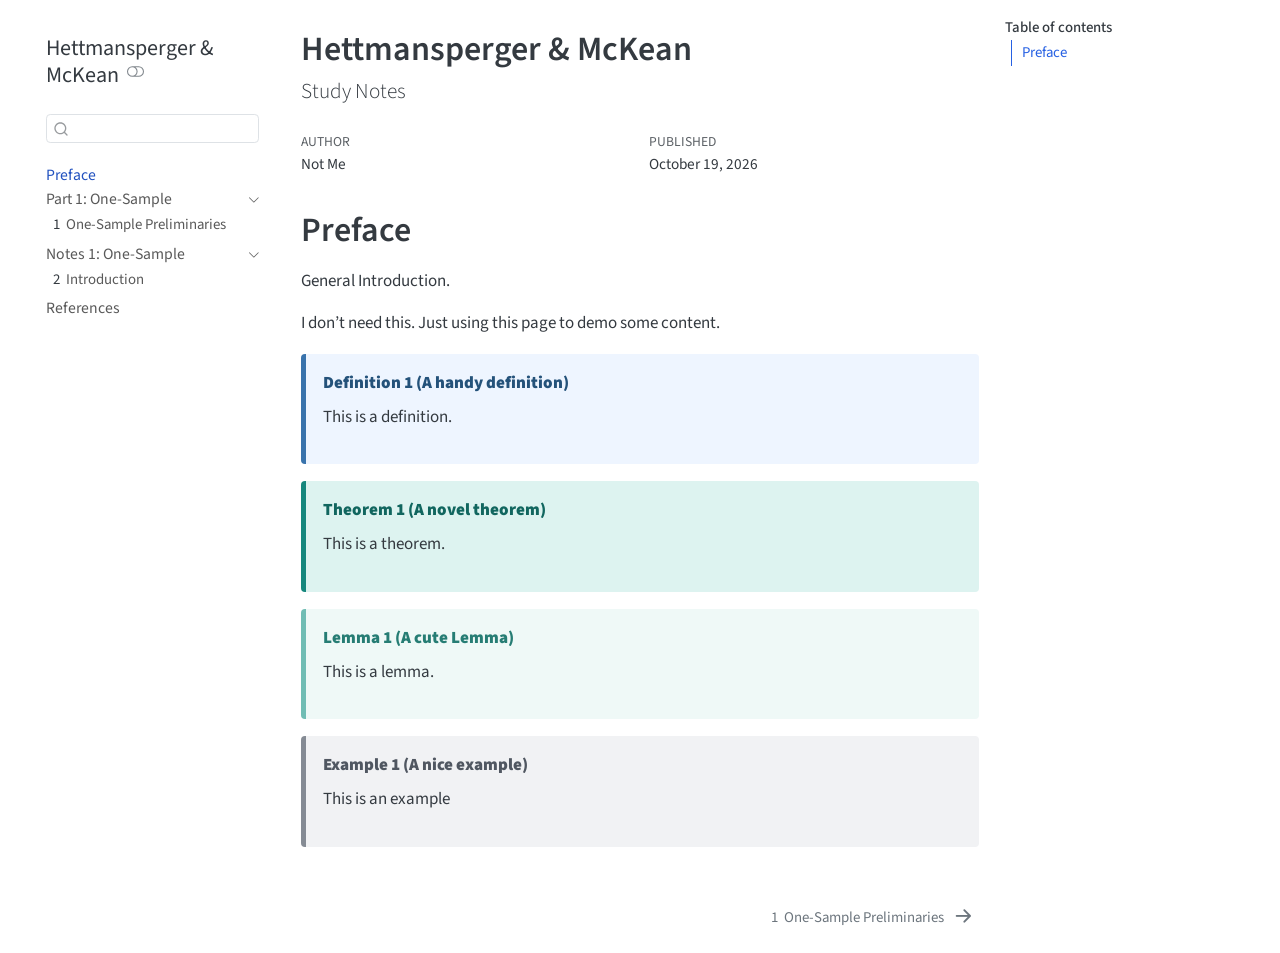
<file: hm/docs/index.html>
<!DOCTYPE html>
<html xmlns="http://www.w3.org/1999/xhtml" lang="en" xml:lang="en"><head>

<meta charset="utf-8">
<meta name="generator" content="quarto-1.7.32">

<meta name="viewport" content="width=device-width, initial-scale=1.0, user-scalable=yes">

<meta name="author" content="Not Me">
<meta name="dcterms.date" content="2026-10-19">

<title>Hettmansperger &amp; McKean</title>
<style>
code{white-space: pre-wrap;}
span.smallcaps{font-variant: small-caps;}
div.columns{display: flex; gap: min(4vw, 1.5em);}
div.column{flex: auto; overflow-x: auto;}
div.hanging-indent{margin-left: 1.5em; text-indent: -1.5em;}
ul.task-list{list-style: none;}
ul.task-list li input[type="checkbox"] {
  width: 0.8em;
  margin: 0 0.8em 0.2em -1em; /* quarto-specific, see https://github.com/quarto-dev/quarto-cli/issues/4556 */ 
  vertical-align: middle;
}
</style>


<script src="site_libs/quarto-nav/quarto-nav.js"></script>
<script src="site_libs/quarto-nav/headroom.min.js"></script>
<script src="site_libs/clipboard/clipboard.min.js"></script>
<script src="site_libs/quarto-search/autocomplete.umd.js"></script>
<script src="site_libs/quarto-search/fuse.min.js"></script>
<script src="site_libs/quarto-search/quarto-search.js"></script>
<meta name="quarto:offset" content="./">
<link href="./hm-ch01-one-sample.html" rel="next">
<script src="site_libs/quarto-html/quarto.js" type="module"></script>
<script src="site_libs/quarto-html/tabsets/tabsets.js" type="module"></script>
<script src="site_libs/quarto-html/popper.min.js"></script>
<script src="site_libs/quarto-html/tippy.umd.min.js"></script>
<script src="site_libs/quarto-html/anchor.min.js"></script>
<link href="site_libs/quarto-html/tippy.css" rel="stylesheet">
<link href="site_libs/quarto-html/quarto-syntax-highlighting-37eea08aefeeee20ff55810ff984fec1.css" rel="stylesheet" class="quarto-color-scheme" id="quarto-text-highlighting-styles">
<link href="site_libs/quarto-html/quarto-syntax-highlighting-dark-2fef5ea3f8957b3e4ecc936fc74692ca.css" rel="stylesheet" class="quarto-color-scheme quarto-color-alternate" id="quarto-text-highlighting-styles">
<link href="site_libs/quarto-html/quarto-syntax-highlighting-37eea08aefeeee20ff55810ff984fec1.css" rel="stylesheet" class="quarto-color-scheme-extra" id="quarto-text-highlighting-styles">
<script src="site_libs/bootstrap/bootstrap.min.js"></script>
<link href="site_libs/bootstrap/bootstrap-icons.css" rel="stylesheet">
<link href="site_libs/bootstrap/bootstrap-364982630eef5352dd1537128a8ed5cb.min.css" rel="stylesheet" append-hash="true" class="quarto-color-scheme" id="quarto-bootstrap" data-mode="light">
<link href="site_libs/bootstrap/bootstrap-dark-b9e11ad5a37ead2aabff839d95ae3857.min.css" rel="stylesheet" append-hash="true" class="quarto-color-scheme quarto-color-alternate" id="quarto-bootstrap" data-mode="dark">
<link href="site_libs/bootstrap/bootstrap-364982630eef5352dd1537128a8ed5cb.min.css" rel="stylesheet" append-hash="true" class="quarto-color-scheme-extra" id="quarto-bootstrap" data-mode="light">
<script id="quarto-search-options" type="application/json">{
  "location": "sidebar",
  "copy-button": false,
  "collapse-after": 3,
  "panel-placement": "start",
  "type": "textbox",
  "limit": 50,
  "keyboard-shortcut": [
    "f",
    "/",
    "s"
  ],
  "show-item-context": false,
  "language": {
    "search-no-results-text": "No results",
    "search-matching-documents-text": "matching documents",
    "search-copy-link-title": "Copy link to search",
    "search-hide-matches-text": "Hide additional matches",
    "search-more-match-text": "more match in this document",
    "search-more-matches-text": "more matches in this document",
    "search-clear-button-title": "Clear",
    "search-text-placeholder": "",
    "search-detached-cancel-button-title": "Cancel",
    "search-submit-button-title": "Submit",
    "search-label": "Search"
  }
}</script>


<link rel="stylesheet" href="style.css">
</head>

<body class="nav-sidebar floating quarto-light"><script id="quarto-html-before-body" type="application/javascript">
    const toggleBodyColorMode = (bsSheetEl) => {
      const mode = bsSheetEl.getAttribute("data-mode");
      const bodyEl = window.document.querySelector("body");
      if (mode === "dark") {
        bodyEl.classList.add("quarto-dark");
        bodyEl.classList.remove("quarto-light");
      } else {
        bodyEl.classList.add("quarto-light");
        bodyEl.classList.remove("quarto-dark");
      }
    }
    const toggleBodyColorPrimary = () => {
      const bsSheetEl = window.document.querySelector("link#quarto-bootstrap:not([rel=disabled-stylesheet])");
      if (bsSheetEl) {
        toggleBodyColorMode(bsSheetEl);
      }
    }
    const setColorSchemeToggle = (alternate) => {
      const toggles = window.document.querySelectorAll('.quarto-color-scheme-toggle');
      for (let i=0; i < toggles.length; i++) {
        const toggle = toggles[i];
        if (toggle) {
          if (alternate) {
            toggle.classList.add("alternate");
          } else {
            toggle.classList.remove("alternate");
          }
        }
      }
    };
    const toggleColorMode = (alternate) => {
      // Switch the stylesheets
      const primaryStylesheets = window.document.querySelectorAll('link.quarto-color-scheme:not(.quarto-color-alternate)');
      const alternateStylesheets = window.document.querySelectorAll('link.quarto-color-scheme.quarto-color-alternate');
      manageTransitions('#quarto-margin-sidebar .nav-link', false);
      if (alternate) {
        // note: dark is layered on light, we don't disable primary!
        enableStylesheet(alternateStylesheets);
        for (const sheetNode of alternateStylesheets) {
          if (sheetNode.id === "quarto-bootstrap") {
            toggleBodyColorMode(sheetNode);
          }
        }
      } else {
        disableStylesheet(alternateStylesheets);
        enableStylesheet(primaryStylesheets)
        toggleBodyColorPrimary();
      }
      manageTransitions('#quarto-margin-sidebar .nav-link', true);
      // Switch the toggles
      setColorSchemeToggle(alternate)
      // Hack to workaround the fact that safari doesn't
      // properly recolor the scrollbar when toggling (#1455)
      if (navigator.userAgent.indexOf('Safari') > 0 && navigator.userAgent.indexOf('Chrome') == -1) {
        manageTransitions("body", false);
        window.scrollTo(0, 1);
        setTimeout(() => {
          window.scrollTo(0, 0);
          manageTransitions("body", true);
        }, 40);
      }
    }
    const disableStylesheet = (stylesheets) => {
      for (let i=0; i < stylesheets.length; i++) {
        const stylesheet = stylesheets[i];
        stylesheet.rel = 'disabled-stylesheet';
      }
    }
    const enableStylesheet = (stylesheets) => {
      for (let i=0; i < stylesheets.length; i++) {
        const stylesheet = stylesheets[i];
        if(stylesheet.rel !== 'stylesheet') { // for Chrome, which will still FOUC without this check
          stylesheet.rel = 'stylesheet';
        }
      }
    }
    const manageTransitions = (selector, allowTransitions) => {
      const els = window.document.querySelectorAll(selector);
      for (let i=0; i < els.length; i++) {
        const el = els[i];
        if (allowTransitions) {
          el.classList.remove('notransition');
        } else {
          el.classList.add('notransition');
        }
      }
    }
    const isFileUrl = () => {
      return window.location.protocol === 'file:';
    }
    const hasAlternateSentinel = () => {
      let styleSentinel = getColorSchemeSentinel();
      if (styleSentinel !== null) {
        return styleSentinel === "alternate";
      } else {
        return false;
      }
    }
    const setStyleSentinel = (alternate) => {
      const value = alternate ? "alternate" : "default";
      if (!isFileUrl()) {
        window.localStorage.setItem("quarto-color-scheme", value);
      } else {
        localAlternateSentinel = value;
      }
    }
    const getColorSchemeSentinel = () => {
      if (!isFileUrl()) {
        const storageValue = window.localStorage.getItem("quarto-color-scheme");
        return storageValue != null ? storageValue : localAlternateSentinel;
      } else {
        return localAlternateSentinel;
      }
    }
    const toggleGiscusIfUsed = (isAlternate, darkModeDefault) => {
      const baseTheme = document.querySelector('#giscus-base-theme')?.value ?? 'light';
      const alternateTheme = document.querySelector('#giscus-alt-theme')?.value ?? 'dark';
      let newTheme = '';
      if(authorPrefersDark) {
        newTheme = isAlternate ? baseTheme : alternateTheme;
      } else {
        newTheme = isAlternate ? alternateTheme : baseTheme;
      }
      const changeGiscusTheme = () => {
        // From: https://github.com/giscus/giscus/issues/336
        const sendMessage = (message) => {
          const iframe = document.querySelector('iframe.giscus-frame');
          if (!iframe) return;
          iframe.contentWindow.postMessage({ giscus: message }, 'https://giscus.app');
        }
        sendMessage({
          setConfig: {
            theme: newTheme
          }
        });
      }
      const isGiscussLoaded = window.document.querySelector('iframe.giscus-frame') !== null;
      if (isGiscussLoaded) {
        changeGiscusTheme();
      }
    };
    const authorPrefersDark = false;
    const darkModeDefault = authorPrefersDark;
      document.querySelector('link#quarto-text-highlighting-styles.quarto-color-scheme-extra').rel = 'disabled-stylesheet';
      document.querySelector('link#quarto-bootstrap.quarto-color-scheme-extra').rel = 'disabled-stylesheet';
    let localAlternateSentinel = darkModeDefault ? 'alternate' : 'default';
    // Dark / light mode switch
    window.quartoToggleColorScheme = () => {
      // Read the current dark / light value
      let toAlternate = !hasAlternateSentinel();
      toggleColorMode(toAlternate);
      setStyleSentinel(toAlternate);
      toggleGiscusIfUsed(toAlternate, darkModeDefault);
      window.dispatchEvent(new Event('resize'));
    };
    // Switch to dark mode if need be
    if (hasAlternateSentinel()) {
      toggleColorMode(true);
    } else {
      toggleColorMode(false);
    }
  </script>

<div id="quarto-search-results"></div>
  <header id="quarto-header" class="headroom fixed-top">
  <nav class="quarto-secondary-nav">
    <div class="container-fluid d-flex">
      <button type="button" class="quarto-btn-toggle btn" data-bs-toggle="collapse" role="button" data-bs-target=".quarto-sidebar-collapse-item" aria-controls="quarto-sidebar" aria-expanded="false" aria-label="Toggle sidebar navigation" onclick="if (window.quartoToggleHeadroom) { window.quartoToggleHeadroom(); }">
        <i class="bi bi-layout-text-sidebar-reverse"></i>
      </button>
        <nav class="quarto-page-breadcrumbs" aria-label="breadcrumb"><ol class="breadcrumb"><li class="breadcrumb-item"><a href="./index.html">Preface</a></li></ol></nav>
        <a class="flex-grow-1" role="navigation" data-bs-toggle="collapse" data-bs-target=".quarto-sidebar-collapse-item" aria-controls="quarto-sidebar" aria-expanded="false" aria-label="Toggle sidebar navigation" onclick="if (window.quartoToggleHeadroom) { window.quartoToggleHeadroom(); }">      
        </a>
      <button type="button" class="btn quarto-search-button" aria-label="Search" onclick="window.quartoOpenSearch();">
        <i class="bi bi-search"></i>
      </button>
    </div>
  </nav>
</header>
<!-- content -->
<div id="quarto-content" class="quarto-container page-columns page-rows-contents page-layout-article">
<!-- sidebar -->
  <nav id="quarto-sidebar" class="sidebar collapse collapse-horizontal quarto-sidebar-collapse-item sidebar-navigation floating overflow-auto">
    <div class="pt-lg-2 mt-2 text-left sidebar-header">
    <div class="sidebar-title mb-0 py-0">
      <a href="./">Hettmansperger &amp; McKean</a> 
        <div class="sidebar-tools-main">
  <a href="" class="quarto-color-scheme-toggle quarto-navigation-tool  px-1" onclick="window.quartoToggleColorScheme(); return false;" title="Toggle dark mode"><i class="bi"></i></a>
</div>
    </div>
      </div>
        <div class="mt-2 flex-shrink-0 align-items-center">
        <div class="sidebar-search">
        <div id="quarto-search" class="" title="Search"></div>
        </div>
        </div>
    <div class="sidebar-menu-container"> 
    <ul class="list-unstyled mt-1">
        <li class="sidebar-item">
  <div class="sidebar-item-container"> 
  <a href="./index.html" class="sidebar-item-text sidebar-link active">
 <span class="menu-text">Preface</span></a>
  </div>
</li>
        <li class="sidebar-item sidebar-item-section">
      <div class="sidebar-item-container"> 
            <a class="sidebar-item-text sidebar-link text-start" data-bs-toggle="collapse" data-bs-target="#quarto-sidebar-section-1" role="navigation" aria-expanded="true">
 <span class="menu-text">Part 1: One-Sample</span></a>
          <a class="sidebar-item-toggle text-start" data-bs-toggle="collapse" data-bs-target="#quarto-sidebar-section-1" role="navigation" aria-expanded="true" aria-label="Toggle section">
            <i class="bi bi-chevron-right ms-2"></i>
          </a> 
      </div>
      <ul id="quarto-sidebar-section-1" class="collapse list-unstyled sidebar-section depth1 show">  
          <li class="sidebar-item">
  <div class="sidebar-item-container"> 
  <a href="./hm-ch01-one-sample.html" class="sidebar-item-text sidebar-link">
 <span class="menu-text"><span class="chapter-number">1</span>&nbsp; <span class="chapter-title">One-Sample Preliminaries</span></span></a>
  </div>
</li>
      </ul>
  </li>
        <li class="sidebar-item sidebar-item-section">
      <div class="sidebar-item-container"> 
            <a class="sidebar-item-text sidebar-link text-start" data-bs-toggle="collapse" data-bs-target="#quarto-sidebar-section-2" role="navigation" aria-expanded="true">
 <span class="menu-text">Notes 1: One-Sample</span></a>
          <a class="sidebar-item-toggle text-start" data-bs-toggle="collapse" data-bs-target="#quarto-sidebar-section-2" role="navigation" aria-expanded="true" aria-label="Toggle section">
            <i class="bi bi-chevron-right ms-2"></i>
          </a> 
      </div>
      <ul id="quarto-sidebar-section-2" class="collapse list-unstyled sidebar-section depth1 show">  
          <li class="sidebar-item">
  <div class="sidebar-item-container"> 
  <a href="./notes-ch01-one-sample.html" class="sidebar-item-text sidebar-link">
 <span class="menu-text"><span class="chapter-number">2</span>&nbsp; <span class="chapter-title">Introduction</span></span></a>
  </div>
</li>
      </ul>
  </li>
        <li class="sidebar-item">
  <div class="sidebar-item-container"> 
  <a href="./references.html" class="sidebar-item-text sidebar-link">
 <span class="menu-text">References</span></a>
  </div>
</li>
    </ul>
    </div>
</nav>
<div id="quarto-sidebar-glass" class="quarto-sidebar-collapse-item" data-bs-toggle="collapse" data-bs-target=".quarto-sidebar-collapse-item"></div>
<!-- margin-sidebar -->
    <div id="quarto-margin-sidebar" class="sidebar margin-sidebar">
        <nav id="TOC" role="doc-toc" class="toc-active">
    <h2 id="toc-title">Table of contents</h2>
   
  <ul>
  <li><a href="#preface" id="toc-preface" class="nav-link active" data-scroll-target="#preface">Preface</a></li>
  </ul>
</nav>
    </div>
<!-- main -->
<main class="content" id="quarto-document-content">


<header id="title-block-header" class="quarto-title-block default">
<div class="quarto-title">
<h1 class="title">Hettmansperger &amp; McKean</h1>
<p class="subtitle lead">Study Notes</p>
</div>



<div class="quarto-title-meta">

    <div>
    <div class="quarto-title-meta-heading">Author</div>
    <div class="quarto-title-meta-contents">
             <p>Not Me </p>
          </div>
  </div>
    
    <div>
    <div class="quarto-title-meta-heading">Published</div>
    <div class="quarto-title-meta-contents">
      <p class="date">October 19, 2026</p>
    </div>
  </div>
  
    
  </div>
  


</header>


<!-----

% mathbf: 
%  Produces bold, upright (roman) characters.
%  Only works reliably on Latin letters (A-Z, a-z) and a few uppercase Greek letters
% 
% boldsymbol
%  Preserves the original italic or slant shape of the math symbol while making it bold.
%  Works on Latin letters, Greek letters (both upper and lower case), 
%    and most mathematical symbols (like \alpha, \nabla, \times).


----->
<section id="preface" class="level1 unnumbered">
<h1 class="unnumbered">Preface</h1>
<p>General Introduction.</p>
<p>I don’t need this. Just using this page to demo some content.</p>
<div id="def-def1" class="definition theorem">
<p><span class="theorem-title"><strong>Definition 1 (A handy definition)</strong></span> This is a definition.</p>
</div>
<div id="thm-thm1" class="theorem">
<p><span class="theorem-title"><strong>Theorem 1 (A novel theorem)</strong></span> This is a theorem.</p>
</div>
<div id="lem-lem1" class="lemma theorem">
<p><span class="theorem-title"><strong>Lemma 1 (A cute Lemma)</strong></span> This is a lemma.</p>
</div>
<div id="exm-exm1" class="example theorem">
<p><span class="theorem-title"><strong>Example 1 (A nice example)</strong></span> This is an example</p>
</div>


</section>

</main> <!-- /main -->
<script id="quarto-html-after-body" type="application/javascript">
  window.document.addEventListener("DOMContentLoaded", function (event) {
    // Ensure there is a toggle, if there isn't float one in the top right
    if (window.document.querySelector('.quarto-color-scheme-toggle') === null) {
      const a = window.document.createElement('a');
      a.classList.add('top-right');
      a.classList.add('quarto-color-scheme-toggle');
      a.href = "";
      a.onclick = function() { try { window.quartoToggleColorScheme(); } catch {} return false; };
      const i = window.document.createElement("i");
      i.classList.add('bi');
      a.appendChild(i);
      window.document.body.appendChild(a);
    }
    setColorSchemeToggle(hasAlternateSentinel())
    const icon = "";
    const anchorJS = new window.AnchorJS();
    anchorJS.options = {
      placement: 'right',
      icon: icon
    };
    anchorJS.add('.anchored');
    const isCodeAnnotation = (el) => {
      for (const clz of el.classList) {
        if (clz.startsWith('code-annotation-')) {                     
          return true;
        }
      }
      return false;
    }
    const onCopySuccess = function(e) {
      // button target
      const button = e.trigger;
      // don't keep focus
      button.blur();
      // flash "checked"
      button.classList.add('code-copy-button-checked');
      var currentTitle = button.getAttribute("title");
      button.setAttribute("title", "Copied!");
      let tooltip;
      if (window.bootstrap) {
        button.setAttribute("data-bs-toggle", "tooltip");
        button.setAttribute("data-bs-placement", "left");
        button.setAttribute("data-bs-title", "Copied!");
        tooltip = new bootstrap.Tooltip(button, 
          { trigger: "manual", 
            customClass: "code-copy-button-tooltip",
            offset: [0, -8]});
        tooltip.show();    
      }
      setTimeout(function() {
        if (tooltip) {
          tooltip.hide();
          button.removeAttribute("data-bs-title");
          button.removeAttribute("data-bs-toggle");
          button.removeAttribute("data-bs-placement");
        }
        button.setAttribute("title", currentTitle);
        button.classList.remove('code-copy-button-checked');
      }, 1000);
      // clear code selection
      e.clearSelection();
    }
    const getTextToCopy = function(trigger) {
        const codeEl = trigger.previousElementSibling.cloneNode(true);
        for (const childEl of codeEl.children) {
          if (isCodeAnnotation(childEl)) {
            childEl.remove();
          }
        }
        return codeEl.innerText;
    }
    const clipboard = new window.ClipboardJS('.code-copy-button:not([data-in-quarto-modal])', {
      text: getTextToCopy
    });
    clipboard.on('success', onCopySuccess);
    if (window.document.getElementById('quarto-embedded-source-code-modal')) {
      const clipboardModal = new window.ClipboardJS('.code-copy-button[data-in-quarto-modal]', {
        text: getTextToCopy,
        container: window.document.getElementById('quarto-embedded-source-code-modal')
      });
      clipboardModal.on('success', onCopySuccess);
    }
      var localhostRegex = new RegExp(/^(?:http|https):\/\/localhost\:?[0-9]*\//);
      var mailtoRegex = new RegExp(/^mailto:/);
        var filterRegex = new RegExp('/' + window.location.host + '/');
      var isInternal = (href) => {
          return filterRegex.test(href) || localhostRegex.test(href) || mailtoRegex.test(href);
      }
      // Inspect non-navigation links and adorn them if external
     var links = window.document.querySelectorAll('a[href]:not(.nav-link):not(.navbar-brand):not(.toc-action):not(.sidebar-link):not(.sidebar-item-toggle):not(.pagination-link):not(.no-external):not([aria-hidden]):not(.dropdown-item):not(.quarto-navigation-tool):not(.about-link)');
      for (var i=0; i<links.length; i++) {
        const link = links[i];
        if (!isInternal(link.href)) {
          // undo the damage that might have been done by quarto-nav.js in the case of
          // links that we want to consider external
          if (link.dataset.originalHref !== undefined) {
            link.href = link.dataset.originalHref;
          }
        }
      }
    function tippyHover(el, contentFn, onTriggerFn, onUntriggerFn) {
      const config = {
        allowHTML: true,
        maxWidth: 500,
        delay: 100,
        arrow: false,
        appendTo: function(el) {
            return el.parentElement;
        },
        interactive: true,
        interactiveBorder: 10,
        theme: 'quarto',
        placement: 'bottom-start',
      };
      if (contentFn) {
        config.content = contentFn;
      }
      if (onTriggerFn) {
        config.onTrigger = onTriggerFn;
      }
      if (onUntriggerFn) {
        config.onUntrigger = onUntriggerFn;
      }
      window.tippy(el, config); 
    }
    const noterefs = window.document.querySelectorAll('a[role="doc-noteref"]');
    for (var i=0; i<noterefs.length; i++) {
      const ref = noterefs[i];
      tippyHover(ref, function() {
        // use id or data attribute instead here
        let href = ref.getAttribute('data-footnote-href') || ref.getAttribute('href');
        try { href = new URL(href).hash; } catch {}
        const id = href.replace(/^#\/?/, "");
        const note = window.document.getElementById(id);
        if (note) {
          return note.innerHTML;
        } else {
          return "";
        }
      });
    }
    const xrefs = window.document.querySelectorAll('a.quarto-xref');
    const processXRef = (id, note) => {
      // Strip column container classes
      const stripColumnClz = (el) => {
        el.classList.remove("page-full", "page-columns");
        if (el.children) {
          for (const child of el.children) {
            stripColumnClz(child);
          }
        }
      }
      stripColumnClz(note)
      if (id === null || id.startsWith('sec-')) {
        // Special case sections, only their first couple elements
        const container = document.createElement("div");
        if (note.children && note.children.length > 2) {
          container.appendChild(note.children[0].cloneNode(true));
          for (let i = 1; i < note.children.length; i++) {
            const child = note.children[i];
            if (child.tagName === "P" && child.innerText === "") {
              continue;
            } else {
              container.appendChild(child.cloneNode(true));
              break;
            }
          }
          if (window.Quarto?.typesetMath) {
            window.Quarto.typesetMath(container);
          }
          return container.innerHTML
        } else {
          if (window.Quarto?.typesetMath) {
            window.Quarto.typesetMath(note);
          }
          return note.innerHTML;
        }
      } else {
        // Remove any anchor links if they are present
        const anchorLink = note.querySelector('a.anchorjs-link');
        if (anchorLink) {
          anchorLink.remove();
        }
        if (window.Quarto?.typesetMath) {
          window.Quarto.typesetMath(note);
        }
        if (note.classList.contains("callout")) {
          return note.outerHTML;
        } else {
          return note.innerHTML;
        }
      }
    }
    for (var i=0; i<xrefs.length; i++) {
      const xref = xrefs[i];
      tippyHover(xref, undefined, function(instance) {
        instance.disable();
        let url = xref.getAttribute('href');
        let hash = undefined; 
        if (url.startsWith('#')) {
          hash = url;
        } else {
          try { hash = new URL(url).hash; } catch {}
        }
        if (hash) {
          const id = hash.replace(/^#\/?/, "");
          const note = window.document.getElementById(id);
          if (note !== null) {
            try {
              const html = processXRef(id, note.cloneNode(true));
              instance.setContent(html);
            } finally {
              instance.enable();
              instance.show();
            }
          } else {
            // See if we can fetch this
            fetch(url.split('#')[0])
            .then(res => res.text())
            .then(html => {
              const parser = new DOMParser();
              const htmlDoc = parser.parseFromString(html, "text/html");
              const note = htmlDoc.getElementById(id);
              if (note !== null) {
                const html = processXRef(id, note);
                instance.setContent(html);
              } 
            }).finally(() => {
              instance.enable();
              instance.show();
            });
          }
        } else {
          // See if we can fetch a full url (with no hash to target)
          // This is a special case and we should probably do some content thinning / targeting
          fetch(url)
          .then(res => res.text())
          .then(html => {
            const parser = new DOMParser();
            const htmlDoc = parser.parseFromString(html, "text/html");
            const note = htmlDoc.querySelector('main.content');
            if (note !== null) {
              // This should only happen for chapter cross references
              // (since there is no id in the URL)
              // remove the first header
              if (note.children.length > 0 && note.children[0].tagName === "HEADER") {
                note.children[0].remove();
              }
              const html = processXRef(null, note);
              instance.setContent(html);
            } 
          }).finally(() => {
            instance.enable();
            instance.show();
          });
        }
      }, function(instance) {
      });
    }
        let selectedAnnoteEl;
        const selectorForAnnotation = ( cell, annotation) => {
          let cellAttr = 'data-code-cell="' + cell + '"';
          let lineAttr = 'data-code-annotation="' +  annotation + '"';
          const selector = 'span[' + cellAttr + '][' + lineAttr + ']';
          return selector;
        }
        const selectCodeLines = (annoteEl) => {
          const doc = window.document;
          const targetCell = annoteEl.getAttribute("data-target-cell");
          const targetAnnotation = annoteEl.getAttribute("data-target-annotation");
          const annoteSpan = window.document.querySelector(selectorForAnnotation(targetCell, targetAnnotation));
          const lines = annoteSpan.getAttribute("data-code-lines").split(",");
          const lineIds = lines.map((line) => {
            return targetCell + "-" + line;
          })
          let top = null;
          let height = null;
          let parent = null;
          if (lineIds.length > 0) {
              //compute the position of the single el (top and bottom and make a div)
              const el = window.document.getElementById(lineIds[0]);
              top = el.offsetTop;
              height = el.offsetHeight;
              parent = el.parentElement.parentElement;
            if (lineIds.length > 1) {
              const lastEl = window.document.getElementById(lineIds[lineIds.length - 1]);
              const bottom = lastEl.offsetTop + lastEl.offsetHeight;
              height = bottom - top;
            }
            if (top !== null && height !== null && parent !== null) {
              // cook up a div (if necessary) and position it 
              let div = window.document.getElementById("code-annotation-line-highlight");
              if (div === null) {
                div = window.document.createElement("div");
                div.setAttribute("id", "code-annotation-line-highlight");
                div.style.position = 'absolute';
                parent.appendChild(div);
              }
              div.style.top = top - 2 + "px";
              div.style.height = height + 4 + "px";
              div.style.left = 0;
              let gutterDiv = window.document.getElementById("code-annotation-line-highlight-gutter");
              if (gutterDiv === null) {
                gutterDiv = window.document.createElement("div");
                gutterDiv.setAttribute("id", "code-annotation-line-highlight-gutter");
                gutterDiv.style.position = 'absolute';
                const codeCell = window.document.getElementById(targetCell);
                const gutter = codeCell.querySelector('.code-annotation-gutter');
                gutter.appendChild(gutterDiv);
              }
              gutterDiv.style.top = top - 2 + "px";
              gutterDiv.style.height = height + 4 + "px";
            }
            selectedAnnoteEl = annoteEl;
          }
        };
        const unselectCodeLines = () => {
          const elementsIds = ["code-annotation-line-highlight", "code-annotation-line-highlight-gutter"];
          elementsIds.forEach((elId) => {
            const div = window.document.getElementById(elId);
            if (div) {
              div.remove();
            }
          });
          selectedAnnoteEl = undefined;
        };
          // Handle positioning of the toggle
      window.addEventListener(
        "resize",
        throttle(() => {
          elRect = undefined;
          if (selectedAnnoteEl) {
            selectCodeLines(selectedAnnoteEl);
          }
        }, 10)
      );
      function throttle(fn, ms) {
      let throttle = false;
      let timer;
        return (...args) => {
          if(!throttle) { // first call gets through
              fn.apply(this, args);
              throttle = true;
          } else { // all the others get throttled
              if(timer) clearTimeout(timer); // cancel #2
              timer = setTimeout(() => {
                fn.apply(this, args);
                timer = throttle = false;
              }, ms);
          }
        };
      }
        // Attach click handler to the DT
        const annoteDls = window.document.querySelectorAll('dt[data-target-cell]');
        for (const annoteDlNode of annoteDls) {
          annoteDlNode.addEventListener('click', (event) => {
            const clickedEl = event.target;
            if (clickedEl !== selectedAnnoteEl) {
              unselectCodeLines();
              const activeEl = window.document.querySelector('dt[data-target-cell].code-annotation-active');
              if (activeEl) {
                activeEl.classList.remove('code-annotation-active');
              }
              selectCodeLines(clickedEl);
              clickedEl.classList.add('code-annotation-active');
            } else {
              // Unselect the line
              unselectCodeLines();
              clickedEl.classList.remove('code-annotation-active');
            }
          });
        }
    const findCites = (el) => {
      const parentEl = el.parentElement;
      if (parentEl) {
        const cites = parentEl.dataset.cites;
        if (cites) {
          return {
            el,
            cites: cites.split(' ')
          };
        } else {
          return findCites(el.parentElement)
        }
      } else {
        return undefined;
      }
    };
    var bibliorefs = window.document.querySelectorAll('a[role="doc-biblioref"]');
    for (var i=0; i<bibliorefs.length; i++) {
      const ref = bibliorefs[i];
      const citeInfo = findCites(ref);
      if (citeInfo) {
        tippyHover(citeInfo.el, function() {
          var popup = window.document.createElement('div');
          citeInfo.cites.forEach(function(cite) {
            var citeDiv = window.document.createElement('div');
            citeDiv.classList.add('hanging-indent');
            citeDiv.classList.add('csl-entry');
            var biblioDiv = window.document.getElementById('ref-' + cite);
            if (biblioDiv) {
              citeDiv.innerHTML = biblioDiv.innerHTML;
            }
            popup.appendChild(citeDiv);
          });
          return popup.innerHTML;
        });
      }
    }
  });
  </script>
<nav class="page-navigation">
  <div class="nav-page nav-page-previous">
  </div>
  <div class="nav-page nav-page-next">
      <a href="./hm-ch01-one-sample.html" class="pagination-link" aria-label="One-Sample Preliminaries">
        <span class="nav-page-text"><span class="chapter-number">1</span>&nbsp; <span class="chapter-title">One-Sample Preliminaries</span></span> <i class="bi bi-arrow-right-short"></i>
      </a>
  </div>
</nav>
</div> <!-- /content -->




</body></html>
</file>
<file: hm/docs/site_libs/quarto-html/tippy.css>
.tippy-box[data-animation=fade][data-state=hidden]{opacity:0}[data-tippy-root]{max-width:calc(100vw - 10px)}.tippy-box{position:relative;background-color:#333;color:#fff;border-radius:4px;font-size:14px;line-height:1.4;white-space:normal;outline:0;transition-property:transform,visibility,opacity}.tippy-box[data-placement^=top]>.tippy-arrow{bottom:0}.tippy-box[data-placement^=top]>.tippy-arrow:before{bottom:-7px;left:0;border-width:8px 8px 0;border-top-color:initial;transform-origin:center top}.tippy-box[data-placement^=bottom]>.tippy-arrow{top:0}.tippy-box[data-placement^=bottom]>.tippy-arrow:before{top:-7px;left:0;border-width:0 8px 8px;border-bottom-color:initial;transform-origin:center bottom}.tippy-box[data-placement^=left]>.tippy-arrow{right:0}.tippy-box[data-placement^=left]>.tippy-arrow:before{border-width:8px 0 8px 8px;border-left-color:initial;right:-7px;transform-origin:center left}.tippy-box[data-placement^=right]>.tippy-arrow{left:0}.tippy-box[data-placement^=right]>.tippy-arrow:before{left:-7px;border-width:8px 8px 8px 0;border-right-color:initial;transform-origin:center right}.tippy-box[data-inertia][data-state=visible]{transition-timing-function:cubic-bezier(.54,1.5,.38,1.11)}.tippy-arrow{width:16px;height:16px;color:#333}.tippy-arrow:before{content:"";position:absolute;border-color:transparent;border-style:solid}.tippy-content{position:relative;padding:5px 9px;z-index:1}
</file>
<file: hm/docs/site_libs/quarto-html/quarto-syntax-highlighting-37eea08aefeeee20ff55810ff984fec1.css>
/* quarto syntax highlight colors */
:root {
  --quarto-hl-ot-color: #003B4F;
  --quarto-hl-at-color: #657422;
  --quarto-hl-ss-color: #20794D;
  --quarto-hl-an-color: #5E5E5E;
  --quarto-hl-fu-color: #4758AB;
  --quarto-hl-st-color: #20794D;
  --quarto-hl-cf-color: #003B4F;
  --quarto-hl-op-color: #5E5E5E;
  --quarto-hl-er-color: #AD0000;
  --quarto-hl-bn-color: #AD0000;
  --quarto-hl-al-color: #AD0000;
  --quarto-hl-va-color: #111111;
  --quarto-hl-bu-color: inherit;
  --quarto-hl-ex-color: inherit;
  --quarto-hl-pp-color: #AD0000;
  --quarto-hl-in-color: #5E5E5E;
  --quarto-hl-vs-color: #20794D;
  --quarto-hl-wa-color: #5E5E5E;
  --quarto-hl-do-color: #5E5E5E;
  --quarto-hl-im-color: #00769E;
  --quarto-hl-ch-color: #20794D;
  --quarto-hl-dt-color: #AD0000;
  --quarto-hl-fl-color: #AD0000;
  --quarto-hl-co-color: #5E5E5E;
  --quarto-hl-cv-color: #5E5E5E;
  --quarto-hl-cn-color: #8f5902;
  --quarto-hl-sc-color: #5E5E5E;
  --quarto-hl-dv-color: #AD0000;
  --quarto-hl-kw-color: #003B4F;
}

/* other quarto variables */
:root {
  --quarto-font-monospace: SFMono-Regular, Menlo, Monaco, Consolas, "Liberation Mono", "Courier New", monospace;
}

/* syntax highlight based on Pandoc's rules */
pre > code.sourceCode > span {
  color: #003B4F;
}

code.sourceCode > span {
  color: #003B4F;
}

div.sourceCode,
div.sourceCode pre.sourceCode {
  color: #003B4F;
}

/* Normal */
code span {
  color: #003B4F;
}

/* Alert */
code span.al {
  color: #AD0000;
  font-style: inherit;
}

/* Annotation */
code span.an {
  color: #5E5E5E;
  font-style: inherit;
}

/* Attribute */
code span.at {
  color: #657422;
  font-style: inherit;
}

/* BaseN */
code span.bn {
  color: #AD0000;
  font-style: inherit;
}

/* BuiltIn */
code span.bu {
  font-style: inherit;
}

/* ControlFlow */
code span.cf {
  color: #003B4F;
  font-weight: bold;
  font-style: inherit;
}

/* Char */
code span.ch {
  color: #20794D;
  font-style: inherit;
}

/* Constant */
code span.cn {
  color: #8f5902;
  font-style: inherit;
}

/* Comment */
code span.co {
  color: #5E5E5E;
  font-style: inherit;
}

/* CommentVar */
code span.cv {
  color: #5E5E5E;
  font-style: italic;
}

/* Documentation */
code span.do {
  color: #5E5E5E;
  font-style: italic;
}

/* DataType */
code span.dt {
  color: #AD0000;
  font-style: inherit;
}

/* DecVal */
code span.dv {
  color: #AD0000;
  font-style: inherit;
}

/* Error */
code span.er {
  color: #AD0000;
  font-style: inherit;
}

/* Extension */
code span.ex {
  font-style: inherit;
}

/* Float */
code span.fl {
  color: #AD0000;
  font-style: inherit;
}

/* Function */
code span.fu {
  color: #4758AB;
  font-style: inherit;
}

/* Import */
code span.im {
  color: #00769E;
  font-style: inherit;
}

/* Information */
code span.in {
  color: #5E5E5E;
  font-style: inherit;
}

/* Keyword */
code span.kw {
  color: #003B4F;
  font-weight: bold;
  font-style: inherit;
}

/* Operator */
code span.op {
  color: #5E5E5E;
  font-style: inherit;
}

/* Other */
code span.ot {
  color: #003B4F;
  font-style: inherit;
}

/* Preprocessor */
code span.pp {
  color: #AD0000;
  font-style: inherit;
}

/* SpecialChar */
code span.sc {
  color: #5E5E5E;
  font-style: inherit;
}

/* SpecialString */
code span.ss {
  color: #20794D;
  font-style: inherit;
}

/* String */
code span.st {
  color: #20794D;
  font-style: inherit;
}

/* Variable */
code span.va {
  color: #111111;
  font-style: inherit;
}

/* VerbatimString */
code span.vs {
  color: #20794D;
  font-style: inherit;
}

/* Warning */
code span.wa {
  color: #5E5E5E;
  font-style: italic;
}

.prevent-inlining {
  content: "</";
}

/*# sourceMappingURL=27d3d809615f7771493d095567f04340.css.map */
</file>
<file: hm/docs/site_libs/quarto-html/quarto-syntax-highlighting-dark-2fef5ea3f8957b3e4ecc936fc74692ca.css>
/* quarto syntax highlight colors */
:root {
  --quarto-hl-al-color: #f07178;
  --quarto-hl-an-color: #d4d0ab;
  --quarto-hl-at-color: #00e0e0;
  --quarto-hl-bn-color: #d4d0ab;
  --quarto-hl-bu-color: #abe338;
  --quarto-hl-ch-color: #abe338;
  --quarto-hl-co-color: #f8f8f2;
  --quarto-hl-cv-color: #ffd700;
  --quarto-hl-cn-color: #ffd700;
  --quarto-hl-cf-color: #ffa07a;
  --quarto-hl-dt-color: #ffa07a;
  --quarto-hl-dv-color: #d4d0ab;
  --quarto-hl-do-color: #f8f8f2;
  --quarto-hl-er-color: #f07178;
  --quarto-hl-ex-color: #00e0e0;
  --quarto-hl-fl-color: #d4d0ab;
  --quarto-hl-fu-color: #ffa07a;
  --quarto-hl-im-color: #abe338;
  --quarto-hl-in-color: #d4d0ab;
  --quarto-hl-kw-color: #ffa07a;
  --quarto-hl-op-color: #ffa07a;
  --quarto-hl-ot-color: #00e0e0;
  --quarto-hl-pp-color: #dcc6e0;
  --quarto-hl-re-color: #00e0e0;
  --quarto-hl-sc-color: #abe338;
  --quarto-hl-ss-color: #abe338;
  --quarto-hl-st-color: #abe338;
  --quarto-hl-va-color: #00e0e0;
  --quarto-hl-vs-color: #abe338;
  --quarto-hl-wa-color: #dcc6e0;
}

/* other quarto variables */
:root {
  --quarto-font-monospace: SFMono-Regular, Menlo, Monaco, Consolas, "Liberation Mono", "Courier New", monospace;
}

/* syntax highlight based on Pandoc's rules */
pre > code.sourceCode > span {
  color: #f8f8f2;
}

code.sourceCode > span {
  color: #f8f8f2;
}

div.sourceCode,
div.sourceCode pre.sourceCode {
  color: #f8f8f2;
}

/* Normal */
code span {
  color: #f8f8f2;
}

/* Alert */
code span.al {
  color: #f07178;
}

/* Annotation */
code span.an {
  color: #d4d0ab;
}

/* Attribute */
code span.at {
  color: #00e0e0;
}

/* BaseN */
code span.bn {
  color: #d4d0ab;
}

/* BuiltIn */
code span.bu {
  color: #abe338;
}

/* ControlFlow */
code span.cf {
  font-weight: bold;
  color: #ffa07a;
}

/* Char */
code span.ch {
  color: #abe338;
}

/* Constant */
code span.cn {
  color: #ffd700;
}

/* Comment */
code span.co {
  font-style: italic;
  color: #f8f8f2;
}

/* CommentVar */
code span.cv {
  color: #ffd700;
}

/* Documentation */
code span.do {
  color: #f8f8f2;
}

/* DataType */
code span.dt {
  color: #ffa07a;
}

/* DecVal */
code span.dv {
  color: #d4d0ab;
}

/* Error */
code span.er {
  color: #f07178;
  text-decoration: underline;
}

/* Extension */
code span.ex {
  font-weight: bold;
  color: #00e0e0;
}

/* Float */
code span.fl {
  color: #d4d0ab;
}

/* Function */
code span.fu {
  color: #ffa07a;
}

/* Import */
code span.im {
  color: #abe338;
}

/* Information */
code span.in {
  color: #d4d0ab;
}

/* Keyword */
code span.kw {
  font-weight: bold;
  color: #ffa07a;
}

/* Operator */
code span.op {
  color: #ffa07a;
}

/* Other */
code span.ot {
  color: #00e0e0;
}

/* Preprocessor */
code span.pp {
  color: #dcc6e0;
}

/* RegionMarker */
code span.re {
  background-color: #f8f8f2;
  color: #00e0e0;
}

/* SpecialChar */
code span.sc {
  color: #abe338;
}

/* SpecialString */
code span.ss {
  color: #abe338;
}

/* String */
code span.st {
  color: #abe338;
}

/* Variable */
code span.va {
  color: #00e0e0;
}

/* VerbatimString */
code span.vs {
  color: #abe338;
}

/* Warning */
code span.wa {
  color: #dcc6e0;
}

.prevent-inlining {
  content: "</";
}

/*# sourceMappingURL=9d1c423767af11a14e59cf8ecfea55bb.css.map */
</file>
<file: hm/docs/style.css>
/* =========================================
   Definition — Blue
   ========================================= */

div.definition {
  background-color: #EEF5FF !important;
  border-left: 5px solid #3973AC !important;
  padding: 1em;
  margin: 1em 0;
  border-radius: 4px;
}

div.definition .theorem-title {
  font-weight: bold;
  color: #24527A !important;
  margin-bottom: 0.5em;
}


/* =========================================
   Theorem — Turquoise
   ========================================= */

div.theorem:not(.definition):not(.lemma):not(.example) {
  background-color: #DDF3F0 !important;
  border-left: 5px solid #16877D !important;
  padding: 1em;
  margin: 1em 0;
  border-radius: 4px;
}

div.theorem:not(.definition):not(.lemma):not(.example) .theorem-title {
  font-weight: bold;
  color: #11665F !important;
  margin-bottom: 0.5em;
}


/* =========================================
   Lemma — Light Turquoise
   ========================================= */

div.lemma {
  background-color: #EFF9F7 !important;
  border-left: 5px solid #70BDB4 !important;
  padding: 1em;
  margin: 1em 0;
  border-radius: 4px;
}

div.lemma .theorem-title {
  font-weight: bold;
  color: #267D74 !important;
  margin-bottom: 0.5em;
}


/* =========================================
   Example — Grey
   ========================================= */

div.example {
  background-color: #F1F2F4 !important;
  border-left: 5px solid #858B94 !important;
  padding: 1em;
  margin: 1em 0;
  border-radius: 4px;
}

div.example .theorem-title {
  font-weight: bold;
  color: #505761 !important;
  margin-bottom: 0.5em;
}




/* Removes the default parentheses around the custom theorem name 
.theorem-title + span {
  display: none !important;
}*/

/* Put theorem-like titles on their own line */
.theorem-title {
  display: block;
  margin-bottom: 0.5em;
}


/* =========================================
   Proof — Grey
   ========================================= */

div.proof {
  background-color: #F7F7F8 !important;
  border-left: 5px solid #858B94 !important;
  padding: 1em;
  margin: 1em 0;
  border-radius: 4px;
}

div.proof .proof-title {
  font-weight: bold;
  color: #505761 !important;
  margin-bottom: 0.5em;
}
</file>
